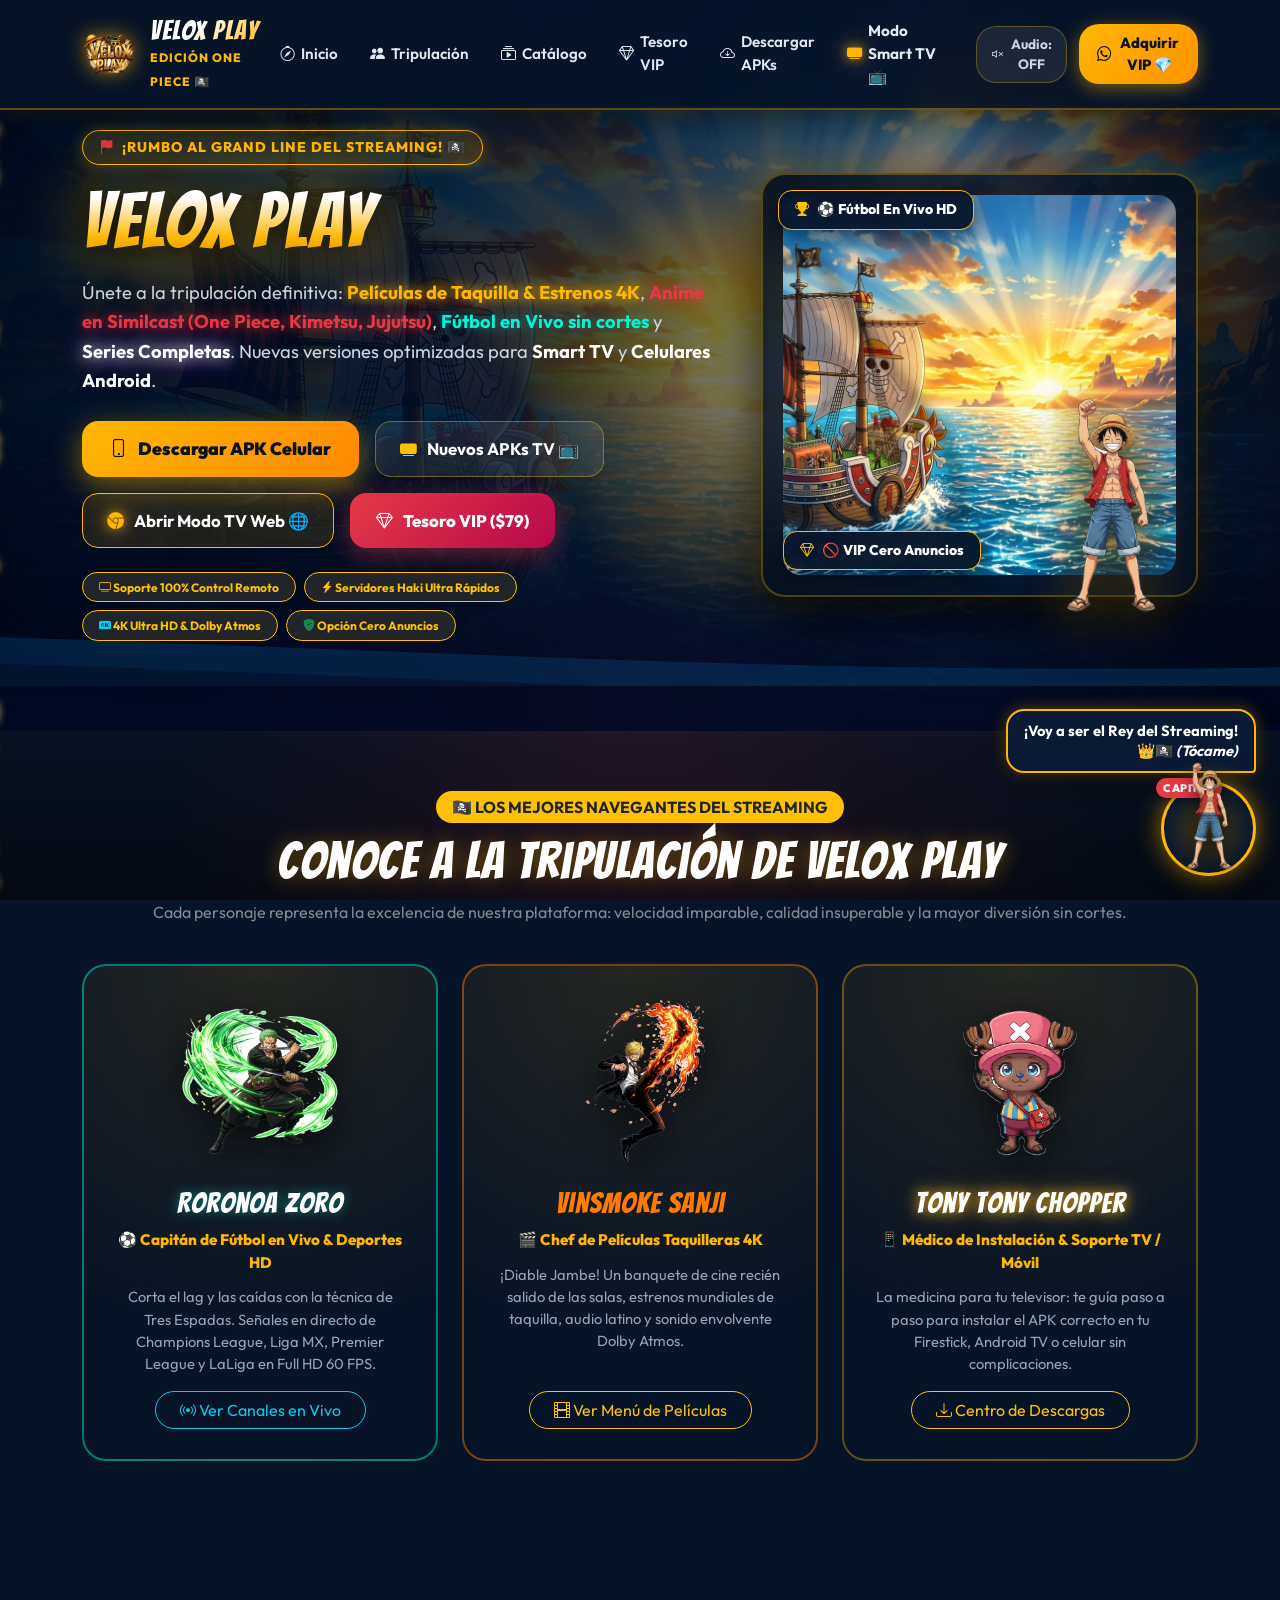
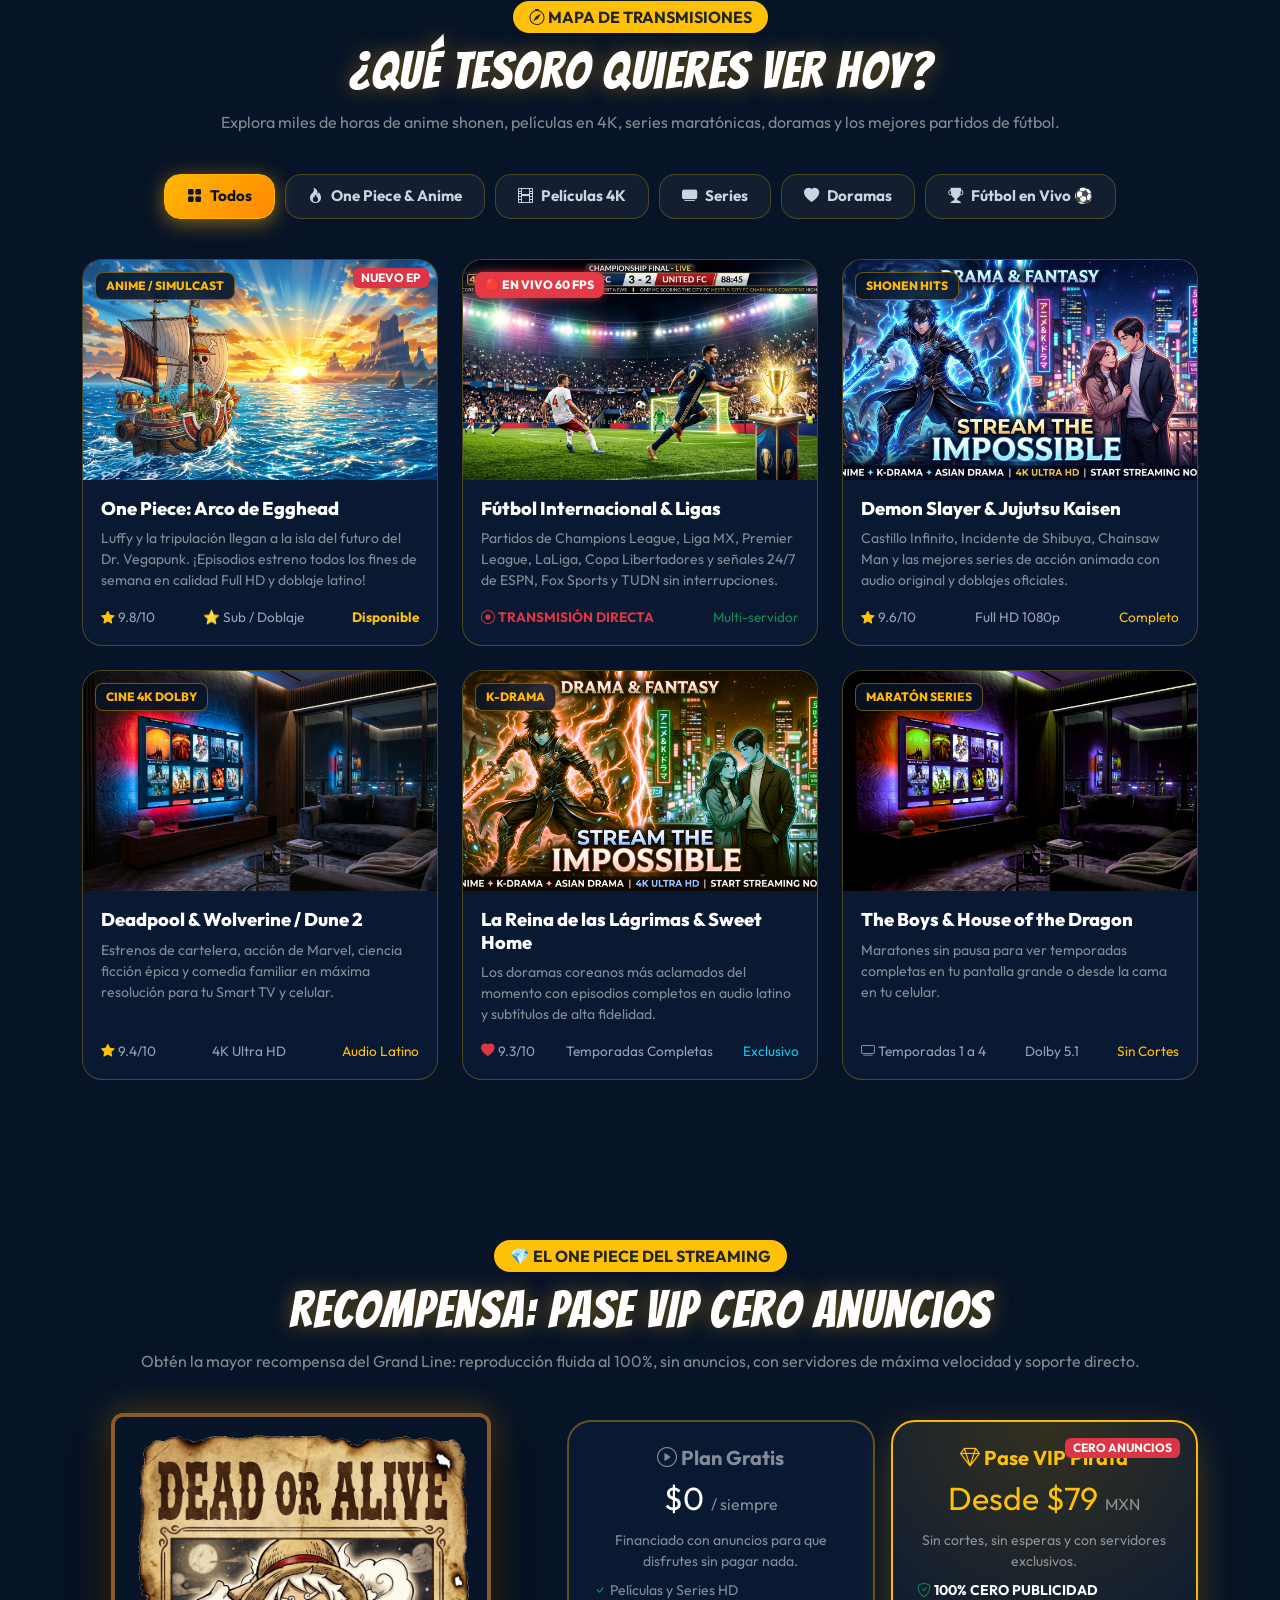
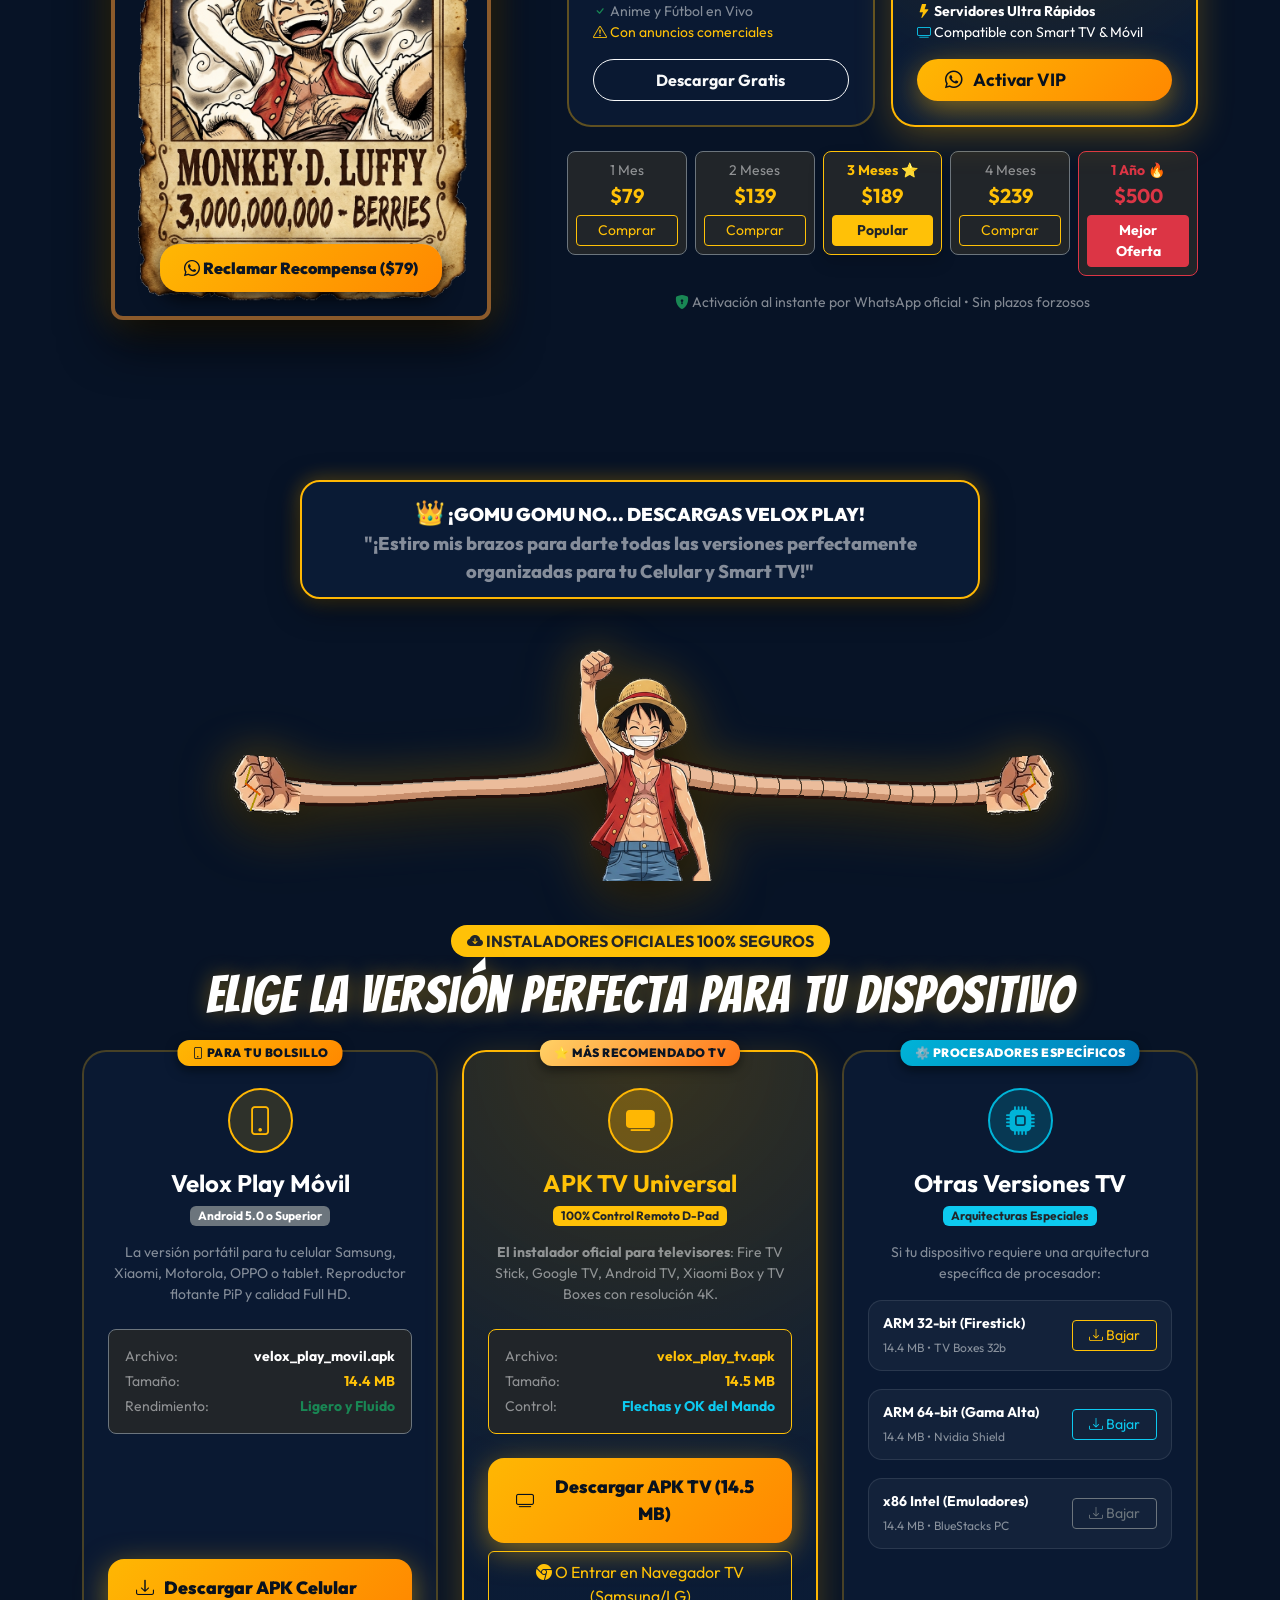
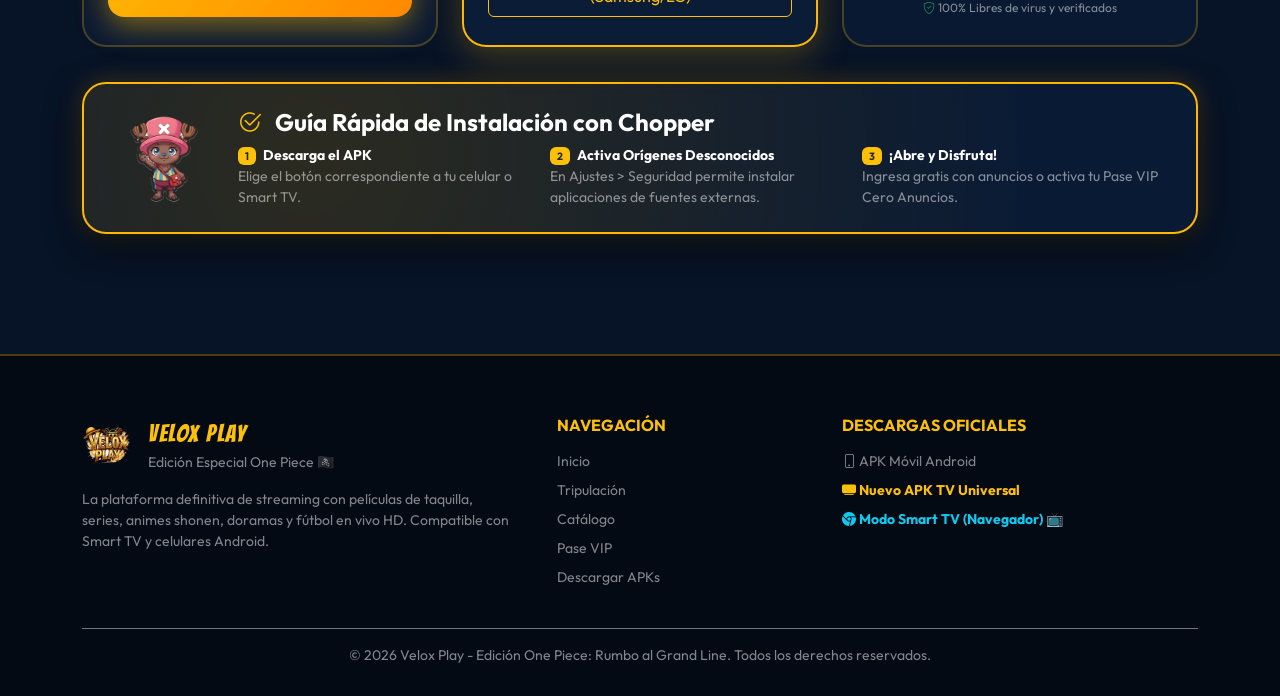
<file: index.html>
<!DOCTYPE html>
<html lang="es">
<head>
  <meta charset="UTF-8">
  <meta name="viewport" content="width=device-width, initial-scale=1.0">
  <title>Velox Play 🏴‍☠️ | Películas, Series, Anime, Doramas y Fútbol en Vivo (Edición One Piece: Rumbo al Grand Line)</title>
  <meta name="description" content="Descarga Velox Play Edición Especial One Piece. Zarpamos rumbo al Grand Line con películas de estreno, series completas, animes, doramas y fútbol en vivo HD. APKs para Móvil y Smart TV (ARM32, ARM64, x86). Disponible Gratis con anuncios y VIP Cero Anuncios.">
  <meta name="keywords" content="Velox Play, One Piece, streaming anime, Luffy Gear 5, Zoro, Sanji, Chopper, peliculas 4k, series, anime, doramas, futbol en vivo, apk tv arm32, apk tv arm64, apk tv x86, apk movil, vip cero anuncios">
  <meta name="theme-color" content="#ffb703">

  <!-- Google Search Console Verification -->
  <meta name="google-site-verification" content="zlQNjWE6OFHN865LurIUWlt7oC6sPOC-aTfbMzc9YiA" />

  <!-- Google SEO / Indexación & Robots -->
  <meta name="robots" content="index, follow, max-image-preview:large, max-snippet:-1, max-video-preview:-1">
  <meta name="googlebot" content="index, follow, max-snippet:-1, max-image-preview:large, max-video-preview:-1">
  <link rel="canonical" href="https://flashanaaya18.github.io/pagina-web-velox-play/">

  <!-- Google Analytics / gtag.js Verification -->
  <script async src="https://www.googletagmanager.com/gtag/js?id=G-VELOXPLAY01"></script>
  <script>
    window.dataLayer = window.dataLayer || [];
    function gtag(){dataLayer.push(arguments);}
    gtag('js', new Date());
    gtag('config', 'G-VELOXPLAY01');
  </script>

  <!-- Detección de URL: Activa Smart TV solo si la URL contiene 'smart-tv' o 'tv' -->
  <script>
    (function() {
      try {
        var href = (window.location.href || '').toLowerCase();
        var search = (window.location.search || '').toLowerCase();
        var hash = (window.location.hash || '').toLowerCase();
        if (
          href.indexOf('smart-tv') !== -1 || 
          href.indexOf('smarttv') !== -1 || 
          href.indexOf('smart_tv') !== -1 || 
          search.indexOf('tv') !== -1 || 
          hash.indexOf('smart-tv') !== -1
        ) {
          window.location.replace('tv.html');
        }
      } catch(e) {}
    })();
  </script>

  <!-- Open Graph / Redes Sociales & WhatsApp Preview -->
  <meta property="og:site_name" content="Velox Play One Piece">
  <meta property="og:title" content="Velox Play 🏴‍☠️ - Películas, Series, Anime, Doramas y Fútbol en Vivo">
  <meta property="og:description" content="¡Zarpamos al Grand Line! Descarga Velox Play Oficial para Celular y Smart TV. Disfruta de películas de taquilla, series, anime, doramas y fútbol en vivo HD. ¡Gratis y VIP Cero Anuncios!">
  <meta property="og:image" content="https://flashanaaya18.github.io/pagina-web-velox-play/assets/onepiece_hero.jpg">
  <meta property="og:url" content="https://flashanaaya18.github.io/pagina-web-velox-play/">
  <meta property="og:type" content="website">
  <meta property="og:locale" content="es_MX">

  <!-- Twitter Card -->
  <meta name="twitter:card" content="summary_large_image">
  <meta name="twitter:title" content="Velox Play 🏴‍☠️ - Streaming para Smart TV y Móvil">
  <meta name="twitter:description" content="Películas, series, animes, doramas y fútbol en vivo sin cortes. Descarga APK o usa en tu Smart TV.">
  <meta name="twitter:image" content="https://flashanaaya18.github.io/pagina-web-velox-play/assets/onepiece_hero.jpg">

  <!-- Favicon One Piece -->
  <link rel="icon" type="image/png" href="assets/onepiece_logo.png">
  <link rel="apple-touch-icon" href="assets/onepiece_logo.png">

  <!-- SCHEMA.ORG / DATOS ESTRUCTURADOS DE GOOGLE (RICH SNIPPETS) -->
  <script type="application/ld+json">
  {
    "@context": "https://schema.org",
    "@graph": [
      {
        "@type": "SoftwareApplication",
        "@id": "https://flashanaaya18.github.io/pagina-web-velox-play/#app",
        "name": "Velox Play One Piece Edition",
        "operatingSystem": "Android, Android TV, Google TV, Amazon Fire OS, Smart TV Web",
        "applicationCategory": "EntertainmentApplication",
        "genre": "Streaming Anime & Movies",
        "offers": [
          {
            "@type": "Offer",
            "name": "Plan Gratis con Anuncios",
            "price": "0",
            "priceCurrency": "MXN"
          },
          {
            "@type": "Offer",
            "name": "Pase VIP Pirata (1 Mes)",
            "price": "79",
            "priceCurrency": "MXN"
          },
          {
            "@type": "Offer",
            "name": "Pase VIP Pirata (1 Año)",
            "price": "500",
            "priceCurrency": "MXN"
          }
        ],
        "aggregateRating": {
          "@type": "AggregateRating",
          "ratingValue": "4.9",
          "reviewCount": "19800",
          "bestRating": "5",
          "worstRating": "1"
        },
        "description": "App de streaming con películas de taquilla, series completas, doramas, anime y fútbol en vivo HD sin cortes."
      },
      {
        "@type": "WebSite",
        "@id": "https://flashanaaya18.github.io/pagina-web-velox-play/#website",
        "url": "https://flashanaaya18.github.io/pagina-web-velox-play/",
        "name": "Velox Play Oficial",
        "description": "Página oficial de descarga y streaming de Velox Play",
        "inLanguage": "es"
      },
      {
        "@type": "FAQPage",
        "@id": "https://flashanaaya18.github.io/pagina-web-velox-play/#faq",
        "mainEntity": [
          {
            "@type": "Question",
            "name": "¿Cómo descargar Velox Play en mi celular o Smart TV?",
            "acceptedAnswer": {
              "@type": "Answer",
              "text": "Puedes descargar el archivo APK oficial directamente desde la sección de descargas de Velox Play para tu celular Android o para Smart TV (ARM32, ARM64, x86). También puedes ingresar desde el navegador de tu Smart TV."
            }
          },
          {
            "@type": "Question",
            "name": "¿Velox Play es gratis?",
            "acceptedAnswer": {
              "@type": "Answer",
              "text": "Sí, Velox Play cuenta con una versión 100% gratuita financiada con anuncios que te da acceso a películas, series, animes, doramas y partidos de fútbol."
            }
          },
          {
            "@type": "Question",
            "name": "¿Cuánto cuesta el pase VIP Cero Anuncios?",
            "acceptedAnswer": {
              "@type": "Answer",
              "text": "El Pase VIP tiene opciones desde $79 MXN por 1 mes, $139 MXN por 2 meses, $189 MXN por 3 meses, $239 MXN por 4 meses y $500 MXN por 1 año completo con activación inmediata por WhatsApp."
            }
          },
          {
            "@type": "Question",
            "name": "¿Funciona en Smart TV sin instalar APK?",
            "acceptedAnswer": {
              "@type": "Answer",
              "text": "Sí, puedes abrir el portal Smart TV Web (tv.html) en cualquier navegador de televisión como Samsung Tizen, LG webOS o Android TV con soporte para control remoto D-Pad."
            }
          }
        ]
      }
    ]
  }
  </script>

  <!-- Google Fonts: Pirata One & Bangers (One Piece Style) & Outfit (UI Moderna) -->
  <link rel="preconnect" href="https://fonts.googleapis.com">
  <link rel="preconnect" href="https://fonts.gstatic.com" crossorigin>
  <link href="https://fonts.googleapis.com/css2?family=Bangers&family=Outfit:wght@300;400;500;600;700;800;900&family=Pirata+One&display=swap" rel="stylesheet">

  <!-- Bootstrap 5.3 CSS -->
  <link href="https://cdn.jsdelivr.net/npm/bootstrap@5.3.3/dist/css/bootstrap.min.css" rel="stylesheet" integrity="sha384-QWTKZyjpPEjISv5WaRU9OFeRpok6YctnYmDr5pNlyT2bRjXh0JMhjY6hW+ALEwIH" crossorigin="anonymous">

  <!-- Bootstrap Icons -->
  <link rel="stylesheet" href="https://cdn.jsdelivr.net/npm/bootstrap-icons@1.11.3/font/bootstrap-icons.min.css">

  <!-- Animate.css para Animaciones -->
  <link rel="stylesheet" href="https://cdnjs.cloudflare.com/ajax/libs/animate.css/4.1.1/animate.min.css"/>

  <!-- Estilos Personalizados One Piece -->
  <link rel="stylesheet" href="css/onepiece.css">
</head>
<body>

  <!-- Canvas de Monedas Berries y Partículas Doradas Grand Line -->
  <canvas id="onepiece-canvas"></canvas>

  <!-- COMPAÑERO INTERACTIVO LUFFY (CAMBIO DE PERSONAJES AL TOCARLO) -->
  <div class="luffy-interactive-floating" id="luffyInteractiveFloating" onclick="interactLuffy()" title="¡Tócame para cambiar de personaje de One Piece!">
    <div class="luffy-speech-bubble" id="luffySpeechBubble">
      ¡Voy a ser el Rey del Streaming! 👑🏴‍☠️ <em>(Tócame)</em>
    </div>
    <div class="luffy-avatar-wrap">
      <span class="luffy-mode-badge" id="luffyModeBadge">Capitán</span>
      <img src="assets/luffy_strawhat.png" alt="Luffy Sombrero de Paja" id="luffyAvatarImg" class="luffy-avatar-img">
    </div>
  </div>

  <!-- NAVBAR ESTILO SOMBRERO DE PAJA -->
  <nav class="navbar navbar-expand-lg navbar-dark navbar-onepiece fixed-top">
    <div class="container">
      <a class="navbar-brand-custom" href="#inicio">
        <img src="assets/onepiece_logo.png" alt="Velox Play Logo" class="brand-logo-img">
        <div>
          <span class="brand-text-main">VELOX PLAY</span>
          <span class="brand-text-sub">Edición One Piece 🏴‍☠️</span>
        </div>
      </a>

      <button class="navbar-toggler" type="button" data-bs-toggle="collapse" data-bs-target="#navMenu" aria-controls="navMenu" aria-expanded="false" aria-label="Toggle navigation">
        <span class="navbar-toggler-icon"></span>
      </button>

      <div class="collapse navbar-collapse" id="navMenu">
        <ul class="navbar-nav ms-auto mb-2 mb-lg-0 align-items-lg-center gap-1">
          <li class="nav-item">
            <a class="nav-link nav-link-custom" href="#inicio"><i class="bi bi-compass"></i> Inicio</a>
          </li>
          <li class="nav-item">
            <a class="nav-link nav-link-custom" href="#personajes"><i class="bi bi-people-fill"></i> Tripulación</a>
          </li>
          <li class="nav-item">
            <a class="nav-link nav-link-custom" href="#catalogo"><i class="bi bi-collection-play"></i> Catálogo</a>
          </li>
          <li class="nav-item">
            <a class="nav-link nav-link-custom" href="#planes"><i class="bi bi-gem"></i> Tesoro VIP</a>
          </li>
          <li class="nav-item">
            <a class="nav-link nav-link-custom" href="#descargas"><i class="bi bi-cloud-arrow-down"></i> Descargar APKs</a>
          </li>
          <!-- Acceso Especial Modo Smart TV Web -->
          <li class="nav-item">
            <a class="nav-link nav-link-custom fw-bold text-warning" href="tv.html" target="_blank" title="Abrir versión para navegador de Smart TV">
              <i class="bi bi-tv-fill glow-gold"></i> Modo Smart TV 📺
            </a>
          </li>
          <!-- Botón de Audio Sintetizado -->
          <li class="nav-item ms-lg-2 my-2 my-lg-0">
            <button id="sound-toggle-btn" class="btn-sound-toggle" title="Activar/Desactivar Sonido">
              <i class="bi bi-volume-mute"></i> <span>Audio: OFF</span>
            </button>
          </li>
          <!-- Botón VIP Rápido en Navbar -->
          <li class="nav-item ms-lg-2">
            <button class="btn btn-nav-vip" onclick="openVipWhatsApp('Navbar')">
              <i class="bi bi-whatsapp"></i> Adquirir VIP 💎
            </button>
          </li>
        </ul>
      </div>
    </div>
  </nav>

  <!-- HERO SECTION (THOUSAND SUNNY & GRAND LINE) -->
  <header id="inicio" class="hero-onepiece">
    <!-- Fondo Ambiental Panorámico del Thousand Sunny Animado -->
    <div class="hero-op-bg-wrap">
      <picture>
        <source srcset="assets/onepiece_ship_animated.webp" type="image/webp">
        <img src="assets/onepiece_ship_animated.gif" alt="Thousand Sunny Navegando en el Grand Line Animado" class="hero-op-bg-img">
      </picture>
      <div class="hero-op-gradient"></div>
      <div class="hero-sunbeam-flare" aria-hidden="true"></div>
      <!-- Olas del Océano Grand Line Animadas -->
      <div class="ocean-waves-container" aria-hidden="true">
        <svg class="ocean-wave wave-layer-1" viewBox="0 24 150 28" preserveAspectRatio="none">
          <defs>
            <path id="gentle-wave" d="M-160 44c30 0 58-18 88-18s 58 18 88 18 58-18 88-18 58 18 88 18 v44h-352z" />
          </defs>
          <use href="#gentle-wave" x="48" y="0" fill="rgba(0, 119, 182, 0.45)" />
        </svg>
        <svg class="ocean-wave wave-layer-2" viewBox="0 24 150 28" preserveAspectRatio="none">
          <use href="#gentle-wave" x="48" y="3" fill="rgba(7, 19, 38, 0.7)" />
        </svg>
        <svg class="ocean-wave wave-layer-3" viewBox="0 24 150 28" preserveAspectRatio="none">
          <use href="#gentle-wave" x="48" y="5" fill="#071326" />
        </svg>
      </div>
    </div>

    <div class="container hero-content-wrap">
      <div class="row align-items-center g-5">
        <div class="col-lg-7 text-center text-lg-start">
          <div class="hero-badge-pirate animate__animated animate__fadeInDown">
            <i class="bi bi-flag-fill text-danger"></i> ¡Rumbo al Grand Line del Streaming! 🏴‍☠️
          </div>

          <h1 class="anime-hero-title mb-3">
            VELOX PLAY
          </h1>

          <p class="hero-subtitle-op">
            Únete a la tripulación definitiva: <strong class="glow-gold">Películas de Taquilla & Estrenos 4K</strong>, 
            <strong class="glow-red">Anime en Similcast (One Piece, Kimetsu, Jujutsu)</strong>, 
            <strong class="glow-zoro">Fútbol en Vivo sin cortes</strong> y 
            <strong class="glow-gear5">Series Completas</strong>.
            Nuevas versiones optimizadas para <strong class="text-white">Smart TV</strong> y <strong class="text-white">Celulares Android</strong>.
          </p>

          <!-- Botones de Acción Inmediata -->
          <div class="d-flex gap-3 justify-content-center justify-content-lg-start flex-wrap mb-4">
            <a href="apks/velox_play_movil.apk" class="btn-hero-op-primary" download="velox_play_movil.apk">
              <i class="bi bi-phone"></i> Descargar APK Celular
            </a>
            <a href="#descargas-tv" class="btn-hero-op-tv">
              <i class="bi bi-tv-fill text-warning"></i> Nuevos APKs TV 📺
            </a>
            <a href="tv.html" target="_blank" class="btn-hero-op-tv" style="background: rgba(255, 183, 3, 0.12); border-color: var(--op-gold);">
              <i class="bi bi-browser-chrome glow-gold"></i> Abrir Modo TV Web 🌐
            </a>
            <button class="btn-hero-op-vip" onclick="openVipWhatsApp('Hero VIP')">
              <i class="bi bi-gem"></i> Tesoro VIP ($79)
            </button>
          </div>

          <!-- Badges de Beneficios Piratas -->
          <div class="d-flex gap-2 flex-wrap justify-content-center justify-content-lg-start">
            <span class="badge bg-dark border border-warning text-warning px-3 py-2 rounded-pill"><i class="bi bi-tv"></i> Soporte 100% Control Remoto</span>
            <span class="badge bg-dark border border-warning text-warning px-3 py-2 rounded-pill"><i class="bi bi-lightning-charge-fill text-warning"></i> Servidores Haki Ultra Rápidos</span>
            <span class="badge bg-dark border border-warning text-warning px-3 py-2 rounded-pill"><i class="bi bi-badge-4k-fill text-info"></i> 4K Ultra HD & Dolby Atmos</span>
            <span class="badge bg-dark border border-warning text-warning px-3 py-2 rounded-pill"><i class="bi bi-shield-fill-check text-success"></i> Opción Cero Anuncios</span>
          </div>
        </div>

        <!-- Showcase con el Thousand Sunny y Luffy -->
        <div class="col-lg-5">
          <div class="hero-crew-showcase">
            <picture>
              <source srcset="assets/onepiece_ship_animated.webp" type="image/webp">
              <img src="assets/onepiece_ship_animated.gif" alt="Velox Play Thousand Sunny Animado" class="crew-hero-img">
            </picture>

            <!-- Badges Flotantes -->
            <div class="op-floating-badge op-badge-top-left">
              <i class="bi bi-trophy-fill text-warning"></i> ⚽ Fútbol En Vivo HD
            </div>
            <div class="op-floating-badge op-badge-bottom-left">
              <i class="bi bi-gem text-warning"></i> 🚫 VIP Cero Anuncios
            </div>

            <!-- Personaje Luffy Superpuesto sin fondo -->
            <img src="assets/luffy_strawhat.png" alt="Luffy Sombrero de Paja" class="hero-luffy-overlayer">
          </div>
        </div>
      </div>
    </div>
  </header>

  <!-- SECCIÓN ESPECIAL: TRIPULACIÓN DEL STREAMING (ZORO, SANJI, CHOPPER) -->
  <section id="personajes" class="characters-showcase-section">
    <div class="container">
      <div class="section-op-header">
        <span class="badge bg-warning text-dark px-3 py-2 rounded-pill fw-bold text-uppercase fs-6 mb-2">
          🏴‍☠️ LOS MEJORES NAVEGANTES DEL STREAMING
        </span>
        <h2 class="section-op-title">Conoce a la Tripulación de Velox Play</h2>
        <p class="text-white-50 max-w-600 mx-auto">
          Cada personaje representa la excelencia de nuestra plataforma: velocidad imparable, calidad insuperable y la mayor diversión sin cortes.
        </p>
      </div>

      <div class="row g-4 justify-content-center">
        <!-- RORONOA ZORO: FÚTBOL EN VIVO Y DEPORTES -->
        <div class="col-lg-4 col-md-6">
          <div class="char-feature-card char-zoro-card">
            <div class="char-img-wrap">
              <img src="assets/zoro_swordsman.png" alt="Roronoa Zoro">
            </div>
            <h3 class="char-feature-name glow-zoro">Roronoa Zoro</h3>
            <div class="char-feature-role">⚽ Capitán de Fútbol en Vivo & Deportes HD</div>
            <p class="char-feature-desc">
              Corta el lag y las caídas con la técnica de Tres Espadas. Señales en directo de Champions League, Liga MX, Premier League y LaLiga en Full HD 60 FPS.
            </p>
            <a href="#catalogo" class="btn btn-outline-info rounded-pill px-4 mt-auto">
              <i class="bi bi-broadcast"></i> Ver Canales en Vivo
            </a>
          </div>
        </div>

        <!-- VINSMOKE SANJI: ESTRENOS DE CINE Y PELÍCULAS -->
        <div class="col-lg-4 col-md-6">
          <div class="char-feature-card char-sanji-card">
            <div class="char-img-wrap">
              <img src="assets/sanji_firekick.png" alt="Vinsmoke Sanji">
            </div>
            <h3 class="char-feature-name" style="color: var(--op-sanji-fire);">Vinsmoke Sanji</h3>
            <div class="char-feature-role">🎬 Chef de Películas Taquilleras 4K</div>
            <p class="char-feature-desc">
              ¡Diable Jambe! Un banquete de cine recién salido de las salas, estrenos mundiales de taquilla, audio latino y sonido envolvente Dolby Atmos.
            </p>
            <a href="#catalogo" class="btn btn-outline-warning rounded-pill px-4 mt-auto">
              <i class="bi bi-film"></i> Ver Menú de Películas
            </a>
          </div>
        </div>

        <!-- TONY TONY CHOPPER: ASISTENCIA Y GUÍA APK -->
        <div class="col-lg-4 col-md-6">
          <div class="char-feature-card">
            <div class="char-img-wrap">
              <img src="assets/chopper_mascot.png" alt="Tony Tony Chopper">
            </div>
            <h3 class="char-feature-name glow-gold">Tony Tony Chopper</h3>
            <div class="char-feature-role">📱 Médico de Instalación & Soporte TV / Móvil</div>
            <p class="char-feature-desc">
              La medicina para tu televisor: te guía paso a paso para instalar el APK correcto en tu Firestick, Android TV o celular sin complicaciones.
            </p>
            <a href="#descargas" class="btn btn-outline-warning rounded-pill px-4 mt-auto">
              <i class="bi bi-download"></i> Centro de Descargas
            </a>
          </div>
        </div>
      </div>
    </div>
  </section>

  <!-- SECCIÓN CATÁLOGO Y CONTENIDO GRAND LINE -->
  <section id="catalogo" class="content-section-op">
    <div class="container">
      <div class="section-op-header">
        <span class="badge bg-warning text-dark px-3 py-2 rounded-pill fw-bold text-uppercase fs-6 mb-2">
          <i class="bi bi-compass"></i> MAPA DE TRANSMISIONES
        </span>
        <h2 class="section-op-title">¿Qué Tesoro Quieres Ver Hoy?</h2>
        <p class="text-white-50">
          Explora miles de horas de anime shonen, películas en 4K, series maratónicas, doramas y los mejores partidos de fútbol.
        </p>
      </div>

      <!-- Filtros por Categoría -->
      <div class="op-tabs-nav">
        <button class="op-tab-btn active" data-filter="all">
          <i class="bi bi-grid-fill"></i> Todos
        </button>
        <button class="op-tab-btn" data-filter="anime">
          <i class="bi bi-fire"></i> One Piece & Anime
        </button>
        <button class="op-tab-btn" data-filter="peliculas">
          <i class="bi bi-film"></i> Películas 4K
        </button>
        <button class="op-tab-btn" data-filter="series">
          <i class="bi bi-tv-fill"></i> Series
        </button>
        <button class="op-tab-btn" data-filter="doramas">
          <i class="bi bi-heart-fill"></i> Doramas
        </button>
        <button class="op-tab-btn" data-filter="futbol">
          <i class="bi bi-trophy-fill"></i> Fútbol en Vivo ⚽
        </button>
      </div>

      <!-- Tarjetas de Contenido Interactivas -->
      <div class="row g-4" id="contentCardsGrid">

        <!-- 1. One Piece & Anime Hits -->
        <div class="col-md-6 col-lg-4 content-card-col" data-category="anime">
          <div class="op-content-card">
            <div class="op-card-poster">
              <img src="assets/onepiece_hero.jpg" alt="One Piece Egghead Arc">
              <span class="op-card-badge">ANIME / SIMULCAST</span>
              <span class="badge bg-danger position-absolute top-0 end-0 m-2">NUEVO EP</span>
            </div>
            <div class="op-card-body">
              <h3 class="op-card-title">One Piece: Arco de Egghead</h3>
              <p class="text-white-50 small mb-3">
                Luffy y la tripulación llegan a la isla del futuro del Dr. Vegapunk. ¡Episodios estreno todos los fines de semana en calidad Full HD y doblaje latino!
              </p>
              <div class="op-card-meta">
                <span><i class="bi bi-star-fill text-warning"></i> 9.8/10</span>
                <span>⭐ Sub / Doblaje</span>
                <span class="text-warning fw-bold">Disponible</span>
              </div>
            </div>
          </div>
        </div>

        <!-- 2. Fútbol en Vivo: Champions League & Clásicos -->
        <div class="col-md-6 col-lg-4 content-card-col" data-category="futbol">
          <div class="op-content-card">
            <div class="op-card-poster">
              <img src="assets/soccer_banner.jpg" alt="Fútbol En Vivo">
              <span class="op-card-badge op-card-badge-live">🔴 EN VIVO 60 FPS</span>
            </div>
            <div class="op-card-body">
              <h3 class="op-card-title">Fútbol Internacional & Ligas</h3>
              <p class="text-white-50 small mb-3">
                Partidos de Champions League, Liga MX, Premier League, LaLiga, Copa Libertadores y señales 24/7 de ESPN, Fox Sports y TUDN sin interrupciones.
              </p>
              <div class="op-card-meta">
                <span class="text-danger fw-bold"><i class="bi bi-record-circle"></i> TRANSMISIÓN DIRECTA</span>
                <span class="text-success">Multi-servidor</span>
              </div>
            </div>
          </div>
        </div>

        <!-- 3. Demon Slayer & Shonen Hits -->
        <div class="col-md-6 col-lg-4 content-card-col" data-category="anime">
          <div class="op-content-card">
            <div class="op-card-poster">
              <img src="assets/anime_dorama.jpg" alt="Demon Slayer y Jujutsu Kaisen">
              <span class="op-card-badge">SHONEN HITS</span>
            </div>
            <div class="op-card-body">
              <h3 class="op-card-title">Demon Slayer & Jujutsu Kaisen</h3>
              <p class="text-white-50 small mb-3">
                Castillo Infinito, Incidente de Shibuya, Chainsaw Man y las mejores series de acción animada con audio original y doblajes oficiales.
              </p>
              <div class="op-card-meta">
                <span><i class="bi bi-star-fill text-warning"></i> 9.6/10</span>
                <span>Full HD 1080p</span>
                <span class="text-warning">Completo</span>
              </div>
            </div>
          </div>
        </div>

        <!-- 4. Películas de Taquilla 4K -->
        <div class="col-md-6 col-lg-4 content-card-col" data-category="peliculas">
          <div class="op-content-card">
            <div class="op-card-poster">
              <img src="assets/hero_bg.jpg" alt="Películas 4K">
              <span class="op-card-badge">CINE 4K DOLBY</span>
            </div>
            <div class="op-card-body">
              <h3 class="op-card-title">Deadpool & Wolverine / Dune 2</h3>
              <p class="text-white-50 small mb-3">
                Estrenos de cartelera, acción de Marvel, ciencia ficción épica y comedia familiar en máxima resolución para tu Smart TV y celular.
              </p>
              <div class="op-card-meta">
                <span><i class="bi bi-star-fill text-warning"></i> 9.4/10</span>
                <span>4K Ultra HD</span>
                <span class="text-warning">Audio Latino</span>
              </div>
            </div>
          </div>
        </div>

        <!-- 5. Doramas y K-Dramas Populares -->
        <div class="col-md-6 col-lg-4 content-card-col" data-category="doramas series">
          <div class="op-content-card">
            <div class="op-card-poster">
              <img src="assets/anime_dorama.jpg" alt="K-Dramas y Doramas" style="filter: hue-rotate(180deg);">
              <span class="op-card-badge">K-DRAMA</span>
            </div>
            <div class="op-card-body">
              <h3 class="op-card-title">La Reina de las Lágrimas & Sweet Home</h3>
              <p class="text-white-50 small mb-3">
                Los doramas coreanos más aclamados del momento con episodios completos en audio latino y subtítulos de alta fidelidad.
              </p>
              <div class="op-card-meta">
                <span><i class="bi bi-heart-fill text-danger"></i> 9.3/10</span>
                <span>Temporadas Completas</span>
                <span class="text-info">Exclusivo</span>
              </div>
            </div>
          </div>
        </div>

        <!-- 6. Series Completas: The Boys & House of Dragon -->
        <div class="col-md-6 col-lg-4 content-card-col" data-category="series">
          <div class="op-content-card">
            <div class="op-card-poster">
              <img src="assets/hero_bg.jpg" alt="Series Completas" style="filter: contrast(1.2) hue-rotate(45deg);">
              <span class="op-card-badge">MARATÓN SERIES</span>
            </div>
            <div class="op-card-body">
              <h3 class="op-card-title">The Boys & House of the Dragon</h3>
              <p class="text-white-50 small mb-3">
                Maratones sin pausa para ver temporadas completas en tu pantalla grande o desde la cama en tu celular.
              </p>
              <div class="op-card-meta">
                <span><i class="bi bi-tv"></i> Temporadas 1 a 4</span>
                <span>Dolby 5.1</span>
                <span class="text-warning">Sin Cortes</span>
              </div>
            </div>
          </div>
        </div>

      </div>
    </div>
  </section>

  <!-- SECCIÓN EL GRAN TESORO: PLANES VIP & POSTER DE RECOMPENSA -->
  <section id="planes" class="wanted-vip-section">
    <div class="container">
      <div class="section-op-header">
        <span class="badge bg-warning text-dark px-3 py-2 rounded-pill fw-bold text-uppercase fs-6 mb-2">
          💎 EL ONE PIECE DEL STREAMING
        </span>
        <h2 class="section-op-title">Recompensa: Pase VIP Cero Anuncios</h2>
        <p class="text-white-50 max-w-600 mx-auto">
          Obtén la mayor recompensa del Grand Line: reproducción fluida al 100%, sin anuncios, con servidores de máxima velocidad y soporte directo.
        </p>
      </div>

      <div class="row g-5 align-items-center justify-content-center">
        <!-- POSTER DE RECOMPENSA AUTÉNTICO ONE PIECE -->
        <div class="col-lg-5 col-md-8">
          <div class="wanted-poster-wrapper">
            <div class="wanted-poster-card" onclick="openVipWhatsApp('Wanted Poster VIP', 79)" title="¡Haz clic para activar tu Pase VIP en WhatsApp!">
              <img src="assets/onepiece_wanted_vip.png" alt="Wanted Poster Velox Play VIP">
              <button class="wanted-poster-btn">
                <i class="bi bi-whatsapp"></i> Reclamar Recompensa ($79)
              </button>
            </div>
          </div>
        </div>

        <!-- DETALLES DE PLANES Y BENEFICIOS VIP -->
        <div class="col-lg-7">
          <div class="row g-3 mb-4">
            <!-- Plan Gratis -->
            <div class="col-sm-6">
              <div class="vip-pricing-box-op">
                <h4 class="text-white-50 fw-bold fs-5 mb-1"><i class="bi bi-play-circle"></i> Plan Gratis</h4>
                <div class="fs-2 fw-black text-white">$0 <span class="fs-6 text-white-50">/ siempre</span></div>
                <p class="text-white-50 small my-2">Financiado con anuncios para que disfrutes sin pagar nada.</p>
                <ul class="list-unstyled text-start small text-white-50 mb-3">
                  <li><i class="bi bi-check text-success"></i> Películas y Series HD</li>
                  <li><i class="bi bi-check text-success"></i> Anime y Fútbol en Vivo</li>
                  <li class="text-warning"><i class="bi bi-exclamation-triangle"></i> Con anuncios comerciales</li>
                </ul>
                <a href="#descargas" class="btn btn-outline-light w-100 rounded-pill py-2 fw-bold">
                  Descargar Gratis
                </a>
              </div>
            </div>

            <!-- Plan VIP Cero Anuncios -->
            <div class="col-sm-6">
              <div class="vip-pricing-box-op highlight-op">
                <span class="badge bg-danger position-absolute top-0 end-0 m-3">CERO ANUNCIOS</span>
                <h4 class="text-warning fw-bold fs-5 mb-1"><i class="bi bi-gem"></i> Pase VIP Pirata</h4>
                <div class="fs-2 fw-black text-warning">Desde $79 <span class="fs-6 text-white-50">MXN</span></div>
                <p class="text-white-50 small my-2">Sin cortes, sin esperas y con servidores exclusivos.</p>
                <ul class="list-unstyled text-start small text-white mb-3">
                  <li><i class="bi bi-shield-check text-success"></i> <strong>100% CERO PUBLICIDAD</strong></li>
                  <li><i class="bi bi-lightning-fill text-warning"></i> <strong>Servidores Ultra Rápidos</strong></li>
                  <li><i class="bi bi-tv text-info"></i> Compatible con Smart TV & Móvil</li>
                </ul>
                <button class="btn btn-hero-op-primary w-100 py-2 rounded-pill fw-bold" onclick="openVipWhatsApp('VIP Destacado', 79)">
                  <i class="bi bi-whatsapp"></i> Activar VIP
                </button>
              </div>
            </div>
          </div>

          <!-- TARIFAS DE SUSCRIPCIÓN EN CUADRÍCULA -->
          <div class="row g-2 text-center">
            <div class="col-4 col-sm">
              <div class="p-2 border border-secondary rounded-3 bg-dark">
                <div class="small text-white-50">1 Mes</div>
                <div class="fw-bold text-warning fs-5">$79</div>
                <button class="btn btn-sm btn-outline-warning w-100 mt-1 py-1" onclick="openVipWhatsApp('1 Mes VIP', 79)">Comprar</button>
              </div>
            </div>
            <div class="col-4 col-sm">
              <div class="p-2 border border-secondary rounded-3 bg-dark">
                <div class="small text-white-50">2 Meses</div>
                <div class="fw-bold text-warning fs-5">$139</div>
                <button class="btn btn-sm btn-outline-warning w-100 mt-1 py-1" onclick="openVipWhatsApp('2 Meses VIP', 139)">Comprar</button>
              </div>
            </div>
            <div class="col-4 col-sm">
              <div class="p-2 border border-warning rounded-3 bg-dark shadow">
                <div class="small text-warning fw-bold">3 Meses ⭐</div>
                <div class="fw-bold text-warning fs-5">$189</div>
                <button class="btn btn-sm btn-warning w-100 mt-1 py-1 fw-bold text-dark" onclick="openVipWhatsApp('3 Meses VIP', 189)">Popular</button>
              </div>
            </div>
            <div class="col-6 col-sm">
              <div class="p-2 border border-secondary rounded-3 bg-dark">
                <div class="small text-white-50">4 Meses</div>
                <div class="fw-bold text-warning fs-5">$239</div>
                <button class="btn btn-sm btn-outline-warning w-100 mt-1 py-1" onclick="openVipWhatsApp('4 Meses VIP', 239)">Comprar</button>
              </div>
            </div>
            <div class="col-6 col-sm">
              <div class="p-2 border border-danger rounded-3 bg-dark">
                <div class="small text-danger fw-bold">1 Año 🔥</div>
                <div class="fw-bold text-danger fs-5">$500</div>
                <button class="btn btn-sm btn-danger w-100 mt-1 py-1 fw-bold" onclick="openVipWhatsApp('1 Año VIP', 500)">Mejor Oferta</button>
              </div>
            </div>
          </div>
          <div class="text-center mt-3 text-white-50 small">
            <i class="bi bi-shield-lock-fill text-success"></i> Activación al instante por WhatsApp oficial • Sin plazos forzosos
          </div>
        </div>
      </div>
    </div>
  </section>

  <!-- SECCIÓN DESCARGAS APK CON LUFFY GOMU GOMU NO STRETCH Y CHOPPER -->
  <section id="descargas" class="download-section-op">
    <div class="container">
      
      <!-- BANNER DE LUFFY ESTIRANDO SUS BRAZOS (GOMU GOMU NO MI) -->
      <div class="luffy-gomu-banner">
        <div class="luffy-speech-gomu animate__animated animate__bounceIn">
          <span class="fs-4">👑</span> <strong>¡GOMU GOMU NO... DESCARGAS VELOX PLAY!</strong><br>
          <span class="text-white-50">"¡Estiro mis brazos para darte todas las versiones perfectamente organizadas para tu Celular y Smart TV!"</span>
        </div>
        <div class="luffy-gomu-stretch-img-wrap">
          <img src="assets/luffy_gomu_gomu_stretch.png" alt="Luffy Gomu Gomu no Stretch Descargas" class="luffy-stretch-img">
        </div>
      </div>

      <div class="section-op-header mb-4">
        <span class="badge bg-warning text-dark px-3 py-2 rounded-pill fw-bold text-uppercase fs-6 mb-2">
          <i class="bi bi-cloud-arrow-down-fill"></i> INSTALADORES OFICIALES 100% SEGUROS
        </span>
        <h2 class="section-op-title">Elige la Versión Perfecta para tu Dispositivo</h2>
      </div>

      <!-- CUADRÍCULA DE 3 COLUMNAS PERFECTAMENTE ACOMODADA -->
      <div class="downloads-grid-unified">

        <!-- 1. CELULARES & TABLETS ANDROID -->
        <div class="download-master-card">
          <span class="card-top-badge"><i class="bi bi-phone"></i> PARA TU BOLSILLO</span>
          <div class="text-center mb-3 mt-2">
            <div class="apk-icon-circle">
              <i class="bi bi-phone"></i>
            </div>
            <h3 class="text-white fw-bold fs-4 mb-1">Velox Play Móvil</h3>
            <span class="badge bg-secondary">Android 5.0 o Superior</span>
          </div>

          <p class="text-white-50 small text-center mb-4">
            La versión portátil para tu celular Samsung, Xiaomi, Motorola, OPPO o tablet. Reproductor flotante PiP y calidad Full HD.
          </p>

          <div class="bg-dark p-3 rounded-3 mb-4 small text-white-50 border border-secondary">
            <div class="d-flex justify-content-between mb-1">
              <span>Archivo:</span>
              <strong class="text-white">velox_play_movil.apk</strong>
            </div>
            <div class="d-flex justify-content-between mb-1">
              <span>Tamaño:</span>
              <strong class="text-warning">14.4 MB</strong>
            </div>
            <div class="d-flex justify-content-between">
              <span>Rendimiento:</span>
              <strong class="text-success">Ligero y Fluido</strong>
            </div>
          </div>

          <div class="mt-auto">
            <a href="apks/velox_play_movil.apk" class="btn btn-hero-op-primary w-100 py-3" download="velox_play_movil.apk">
              <i class="bi bi-download"></i> Descargar APK Celular
            </a>
          </div>
        </div>

        <!-- 2. SMART TV & ANDROID TV (DESTACADO OFICIAL ⭐) -->
        <div class="download-master-card highlight-tv">
          <span class="card-top-badge" style="background: linear-gradient(135deg, #ffd166, #ff7518);">⭐ MÁS RECOMENDADO TV</span>
          <div class="text-center mb-3 mt-2">
            <div class="apk-icon-circle" style="background: rgba(255, 183, 3, 0.3);">
              <i class="bi bi-tv-fill"></i>
            </div>
            <h3 class="text-warning fw-bold fs-4 mb-1">APK TV Universal</h3>
            <span class="badge bg-warning text-dark fw-bold">100% Control Remoto D-Pad</span>
          </div>

          <p class="text-white-50 small text-center mb-4">
            <strong>El instalador oficial para televisores</strong>: Fire TV Stick, Google TV, Android TV, Xiaomi Box y TV Boxes con resolución 4K.
          </p>

          <div class="bg-dark p-3 rounded-3 mb-4 small text-white-50 border border-warning">
            <div class="d-flex justify-content-between mb-1">
              <span>Archivo:</span>
              <strong class="text-warning">velox_play_tv.apk</strong>
            </div>
            <div class="d-flex justify-content-between mb-1">
              <span>Tamaño:</span>
              <strong class="text-warning">14.5 MB</strong>
            </div>
            <div class="d-flex justify-content-between">
              <span>Control:</span>
              <strong class="text-info">Flechas y OK del Mando</strong>
            </div>
          </div>

          <div class="d-flex flex-column gap-2 mt-auto">
            <a href="apks/velox_play_tv.apk" class="btn btn-hero-op-primary w-100 py-3" download="velox_play_tv.apk">
              <i class="bi bi-tv"></i> Descargar APK TV (14.5 MB)
            </a>
            <a href="tv.html" target="_blank" class="btn btn-outline-warning w-100 py-2 small">
              <i class="bi bi-browser-chrome"></i> O Entrar en Navegador TV (Samsung/LG)
            </a>
          </div>
        </div>

        <!-- 3. PROCESADORES Y ARQUITECTURAS ESPECÍFICAS -->
        <div class="download-master-card">
          <span class="card-top-badge" style="background: linear-gradient(135deg, #00b4d8, #0077b6); color: #fff;">⚙️ PROCESADORES ESPECÍFICOS</span>
          <div class="text-center mb-3 mt-2">
            <div class="apk-icon-circle" style="background: rgba(0, 180, 216, 0.2); border-color: #00b4d8; color: #00b4d8;">
              <i class="bi bi-cpu-fill"></i>
            </div>
            <h3 class="text-white fw-bold fs-4 mb-1">Otras Versiones TV</h3>
            <span class="badge bg-info text-dark">Arquitecturas Especiales</span>
          </div>

          <p class="text-white-50 small text-center mb-3">
            Si tu dispositivo requiere una arquitectura específica de procesador:
          </p>

          <div class="d-flex flex-column gap-2 mb-3">
            <!-- ARM32 -->
            <div class="arch-item-row">
              <div>
                <strong class="text-white d-block small">ARM 32-bit (Firestick)</strong>
                <span class="text-white-50" style="font-size: 0.75rem;">14.4 MB • TV Boxes 32b</span>
              </div>
              <a href="apks/velox_play_tv_arm32.apk" class="btn btn-sm btn-outline-warning py-1 px-3" download="velox_play_tv_arm32.apk">
                <i class="bi bi-download"></i> Bajar
              </a>
            </div>

            <!-- ARM64 -->
            <div class="arch-item-row">
              <div>
                <strong class="text-white d-block small">ARM 64-bit (Gama Alta)</strong>
                <span class="text-white-50" style="font-size: 0.75rem;">14.4 MB • Nvidia Shield</span>
              </div>
              <a href="apks/velox_play_tv_arm64.apk" class="btn btn-sm btn-outline-info py-1 px-3" download="velox_play_tv_arm64.apk">
                <i class="bi bi-download"></i> Bajar
              </a>
            </div>

            <!-- x86 -->
            <div class="arch-item-row">
              <div>
                <strong class="text-white d-block small">x86 Intel (Emuladores)</strong>
                <span class="text-white-50" style="font-size: 0.75rem;">14.4 MB • BlueStacks PC</span>
              </div>
              <a href="apks/velox_play_tv_x86.apk" class="btn btn-sm btn-outline-secondary py-1 px-3" download="velox_play_tv_x86.apk">
                <i class="bi bi-download"></i> Bajar
              </a>
            </div>
          </div>

          <div class="mt-auto text-center text-white-50" style="font-size: 0.75rem;">
            <i class="bi bi-shield-check text-success"></i> 100% Libres de virus y verificados
          </div>
        </div>

      </div>

      <!-- GUÍA RÁPIDA CON CHOPPER EN 3 PASOS -->
      <div class="chopper-helper-box">
        <img src="assets/chopper_mascot.png" alt="Chopper Guía Oficial" class="chopper-helper-img">
        <div>
          <h4 class="text-white fw-bold mb-2"><i class="bi bi-check2-circle text-warning me-2"></i> Guía Rápida de Instalación con Chopper</h4>
          <div class="row g-2 text-white-50 small">
            <div class="col-md-4">
              <strong class="text-white d-block"><span class="badge bg-warning text-dark me-1">1</span> Descarga el APK</strong>
              Elige el botón correspondiente a tu celular o Smart TV.
            </div>
            <div class="col-md-4">
              <strong class="text-white d-block"><span class="badge bg-warning text-dark me-1">2</span> Activa Orígenes Desconocidos</strong>
              En Ajustes > Seguridad permite instalar aplicaciones de fuentes externas.
            </div>
            <div class="col-md-4">
              <strong class="text-white d-block"><span class="badge bg-warning text-dark me-1">3</span> ¡Abre y Disfruta!</strong>
              Ingresa gratis con anuncios o activa tu Pase VIP Cero Anuncios.
            </div>
          </div>
        </div>
      </div>

    </div>
  </section>

  <!-- FOOTER ONE PIECE -->
  <footer class="footer-onepiece">
    <div class="container">
      <div class="row g-4 mb-4">
        <div class="col-lg-5 col-md-6">
          <div class="d-flex align-items-center gap-3 mb-3">
            <img src="assets/onepiece_logo.png" alt="Velox Play Logo" class="footer-logo-op">
            <div>
              <span class="fs-4 fw-black font-anime text-warning">VELOX PLAY</span>
              <div class="small text-white-50">Edición Especial One Piece 🏴‍☠️</div>
            </div>
          </div>
          <p class="text-white-50 small pe-lg-4">
            La plataforma definitiva de streaming con películas de taquilla, series, animes shonen, doramas y fútbol en vivo HD. Compatible con Smart TV y celulares Android.
          </p>
        </div>

        <div class="col-lg-3 col-6">
          <h5 class="text-warning fw-bold fs-6 text-uppercase mb-3">Navegación</h5>
          <ul class="list-unstyled text-white-50 small d-flex flex-column gap-2">
            <li><a href="#inicio" class="text-white-50 text-decoration-none">Inicio</a></li>
            <li><a href="#personajes" class="text-white-50 text-decoration-none">Tripulación</a></li>
            <li><a href="#catalogo" class="text-white-50 text-decoration-none">Catálogo</a></li>
            <li><a href="#planes" class="text-white-50 text-decoration-none">Pase VIP</a></li>
            <li><a href="#descargas" class="text-white-50 text-decoration-none">Descargar APKs</a></li>
          </ul>
        </div>

        <div class="col-lg-4 col-6">
          <h5 class="text-warning fw-bold fs-6 text-uppercase mb-3">Descargas Oficiales</h5>
          <ul class="list-unstyled text-white-50 small d-flex flex-column gap-2">
            <li><a href="apks/velox_play_movil.apk" class="text-white-50 text-decoration-none" download><i class="bi bi-phone"></i> APK Móvil Android</a></li>
            <li><a href="apks/velox_play_tv.apk" class="text-warning text-decoration-none fw-bold" download><i class="bi bi-tv-fill"></i> Nuevo APK TV Universal</a></li>
            <li><a href="tv.html" target="_blank" class="text-info text-decoration-none fw-bold"><i class="bi bi-browser-chrome"></i> Modo Smart TV (Navegador) 📺</a></li>
          </ul>
        </div>
      </div>

      <div class="pt-3 border-top border-secondary text-center text-white-50 small">
        © 2026 Velox Play - Edición One Piece: Rumbo al Grand Line. Todos los derechos reservados.
      </div>
    </div>
  </footer>

  <!-- Bootstrap 5.3 Bundle JS -->
  <script src="https://cdn.jsdelivr.net/npm/bootstrap@5.3.3/dist/js/bootstrap.bundle.min.js" integrity="sha384-YvpcrYf0tY3lHB60NNkmXc5s9fDVZLESaAA55NDzOxhy9GkcIdslK1eN7N6jIeHz" crossorigin="anonymous"></script>

  <!-- JavaScript Personalizado One Piece -->
  <script src="js/onepiece.js"></script>
</body>
</html>
</file>
<file: css/onepiece.css>
/* ===================================================================
   VELOX PLAY - EDICIÓN ESPECIAL ONE PIECE (RUMBO AL GRAND LINE)
   Estilos Temáticos Piratas, Anime Shonen, Neón Dorado y Efectos Visuales
   =================================================================== */

@import url('https://fonts.googleapis.com/css2?family=Pirata+One&family=Outfit:wght@300;400;500;600;700;800;900&family=Bangers&display=swap');

:root {
  /* Paleta Oficial One Piece / Grand Line */
  --op-gold: #ffb703;
  --op-gold-glow: #ffd166;
  --op-red: #e63946;
  --op-red-deep: #b7094c;
  --op-blue-navy: #071326;
  --op-blue-ocean: #0b1f3a;
  --op-blue-azure: #0077b6;
  --op-zoro-green: #00f5d4;
  --op-zoro-aura: rgba(0, 245, 212, 0.45);
  --op-sanji-fire: #ff7b00;
  --op-gear5-white: #ffffff;
  --op-gear5-purple: #9d4edd;
  --op-gear5-glow: rgba(199, 125, 255, 0.6);
  --op-card-bg: rgba(11, 28, 54, 0.85);
  --op-card-border: rgba(255, 183, 3, 0.28);
  --op-border-glow: rgba(255, 183, 3, 0.7);
  --text-main: #f8f9fa;
  --text-muted: #94a3b8;
  --font-pirate: 'Pirata One', cursive, system-ui;
  --font-anime: 'Bangers', cursive, system-ui;
  --font-main: 'Outfit', sans-serif;
}

/* Reset Global & Base */
* {
  box-sizing: border-box;
  margin: 0;
  padding: 0;
}

html {
  scroll-behavior: smooth;
  scroll-padding-top: 80px;
}

body {
  font-family: var(--font-main);
  background-color: var(--op-blue-navy);
  color: var(--text-main);
  overflow-x: hidden;
  position: relative;
  min-height: 100vh;
  background-image: 
    radial-gradient(circle at 15% 15%, rgba(0, 119, 182, 0.2) 0%, transparent 45%),
    radial-gradient(circle at 85% 30%, rgba(255, 183, 3, 0.15) 0%, transparent 40%),
    radial-gradient(circle at 50% 80%, rgba(230, 57, 70, 0.12) 0%, transparent 50%),
    linear-gradient(180deg, #050e1a 0%, #0b1e38 50%, #040912 100%);
  background-attachment: fixed;
}

/* Custom Scrollbar estilo Grand Line */
::-webkit-scrollbar {
  width: 10px;
}
::-webkit-scrollbar-track {
  background: #050e1a;
}
::-webkit-scrollbar-thumb {
  background: linear-gradient(180deg, var(--op-gold), var(--op-red));
  border-radius: 5px;
}
::-webkit-scrollbar-thumb:hover {
  background: var(--op-gold-glow);
}

/* Canvas de Berries (Monedas de Oro) y Partículas Haki */
#onepiece-canvas {
  position: fixed;
  top: 0;
  left: 0;
  width: 100%;
  height: 100%;
  pointer-events: none;
  z-index: 1;
}

/* Tipografía Pirata y Anime */
.font-pirate {
  font-family: var(--font-pirate);
  letter-spacing: 1px;
}
.font-anime {
  font-family: var(--font-anime);
  letter-spacing: 1.5px;
}

.glow-gold {
  color: var(--op-gold);
  text-shadow: 0 0 12px rgba(255, 183, 3, 0.8), 0 0 25px rgba(255, 209, 102, 0.5);
}
.glow-red {
  color: var(--op-red);
  text-shadow: 0 0 12px rgba(230, 57, 70, 0.8), 0 0 25px rgba(230, 57, 70, 0.5);
}
.glow-zoro {
  color: var(--op-zoro-green);
  text-shadow: 0 0 12px var(--op-zoro-aura);
}
.glow-gear5 {
  color: #fff;
  text-shadow: 0 0 15px rgba(255, 255, 255, 0.9), 0 0 30px var(--op-gear5-purple);
}

/* Título de Alto Impacto Anime */
.anime-hero-title {
  font-family: var(--font-anime);
  font-size: clamp(2.8rem, 6vw, 5rem);
  line-height: 1.05;
  text-transform: uppercase;
  color: #fff;
  letter-spacing: 2px;
  background: linear-gradient(180deg, #ffffff 20%, var(--op-gold) 70%, #d48b00 100%);
  -webkit-background-clip: text;
  -webkit-text-fill-color: transparent;
  filter: drop-shadow(0 4px 15px rgba(0, 0, 0, 0.9)) drop-shadow(0 0 30px rgba(255, 183, 3, 0.5));
}

/* ===================================================================
   NAVBAR TEMÁTICA PIRATA (SOMBRERO DE PAJA)
   =================================================================== */
.navbar-onepiece {
  background: rgba(7, 19, 38, 0.92);
  backdrop-filter: blur(14px);
  -webkit-backdrop-filter: blur(14px);
  border-bottom: 2px solid rgba(255, 183, 3, 0.35);
  box-shadow: 0 4px 30px rgba(0, 0, 0, 0.6), 0 0 20px rgba(255, 183, 3, 0.15);
  transition: all 0.3s ease;
  padding: 12px 0;
  z-index: 1030;
}

.navbar-brand-custom {
  display: flex;
  align-items: center;
  gap: 14px;
  text-decoration: none;
}

.brand-logo-img {
  width: 54px;
  height: 54px;
  object-fit: contain;
  filter: drop-shadow(0 0 10px rgba(255, 183, 3, 0.7));
  transition: transform 0.3s cubic-bezier(0.34, 1.56, 0.64, 1);
}
.navbar-brand-custom:hover .brand-logo-img {
  transform: rotate(-8deg) scale(1.12);
}

.brand-text-main {
  font-family: var(--font-anime);
  font-size: 1.7rem;
  letter-spacing: 1.5px;
  background: linear-gradient(135deg, #fff 40%, var(--op-gold) 100%);
  -webkit-background-clip: text;
  -webkit-text-fill-color: transparent;
  display: block;
  line-height: 1;
}

.brand-text-sub {
  font-size: 0.76rem;
  font-weight: 800;
  color: var(--op-gold);
  text-transform: uppercase;
  letter-spacing: 1px;
}

.nav-link-custom {
  color: #e2e8f0 !important;
  font-weight: 600;
  font-size: 0.95rem;
  padding: 8px 14px !important;
  border-radius: 12px;
  transition: all 0.25s ease;
  display: flex;
  align-items: center;
  gap: 6px;
}
.nav-link-custom:hover {
  color: var(--op-gold) !important;
  background: rgba(255, 183, 3, 0.12);
  transform: translateY(-2px);
}

.btn-nav-vip {
  background: linear-gradient(135deg, var(--op-gold), #ff9100);
  color: #0b1524 !important;
  font-weight: 800;
  font-size: 0.92rem;
  padding: 8px 18px;
  border-radius: 20px;
  border: none;
  box-shadow: 0 4px 18px rgba(255, 183, 3, 0.45);
  transition: all 0.3s ease;
  display: flex;
  align-items: center;
  gap: 8px;
}
.btn-nav-vip:hover {
  transform: translateY(-2px) scale(1.05);
  box-shadow: 0 6px 25px rgba(255, 183, 3, 0.7);
  background: linear-gradient(135deg, #ffd166, #ffb703);
}

.btn-sound-toggle {
  background: rgba(255, 255, 255, 0.08);
  border: 1px solid rgba(255, 183, 3, 0.3);
  color: #cbd5e1;
  padding: 7px 14px;
  border-radius: 20px;
  font-size: 0.85rem;
  font-weight: 700;
  cursor: pointer;
  transition: all 0.25s ease;
  display: flex;
  align-items: center;
  gap: 6px;
}
.btn-sound-toggle.active {
  background: rgba(255, 183, 3, 0.2);
  border-color: var(--op-gold);
  color: var(--op-gold);
}

/* ===================================================================
   PERSONAJES FLOTANTES INTERACTIVOS (LUFFY, CHOPPER, ZORO, SANJI)
   =================================================================== */

/* Widget flotante interactivo de Luffy en esquina inferior */
.luffy-interactive-floating {
  position: fixed;
  bottom: 24px;
  right: 24px;
  z-index: 1050;
  cursor: pointer;
  user-select: none;
  transition: transform 0.3s cubic-bezier(0.34, 1.56, 0.64, 1);
  display: flex;
  flex-direction: column;
  align-items: flex-end;
}
.luffy-interactive-floating:hover {
  transform: scale(1.08) translateY(-4px);
}

.luffy-speech-bubble {
  background: rgba(11, 28, 54, 0.95);
  border: 2px solid var(--op-gold);
  color: #fff;
  padding: 10px 16px;
  border-radius: 18px 18px 4px 18px;
  font-size: 0.92rem;
  font-weight: 700;
  box-shadow: 0 6px 25px rgba(0, 0, 0, 0.6), 0 0 15px rgba(255, 183, 3, 0.4);
  max-width: 250px;
  margin-bottom: 8px;
  text-align: right;
  line-height: 1.35;
  animation: luffyFloat 3s ease-in-out infinite;
}

.luffy-avatar-wrap {
  position: relative;
  width: 95px;
  height: 95px;
  border-radius: 50%;
  background: radial-gradient(circle, rgba(255, 183, 3, 0.3) 0%, rgba(11, 28, 54, 0.8) 70%);
  border: 3px solid var(--op-gold);
  box-shadow: 0 0 25px rgba(255, 183, 3, 0.6), 0 8px 25px rgba(0, 0, 0, 0.7);
  display: flex;
  align-items: center;
  justify-content: center;
  overflow: visible;
}

.luffy-avatar-img {
  width: 110px;
  height: 110px;
  object-fit: contain;
  position: absolute;
  bottom: 2px;
  filter: drop-shadow(0 4px 10px rgba(0, 0, 0, 0.6));
  transition: all 0.3s ease;
}

/* Indicador de cambio de modo Gear 5 */
.luffy-mode-badge {
  position: absolute;
  top: -6px;
  left: -8px;
  background: var(--op-red);
  color: #fff;
  font-size: 0.68rem;
  font-weight: 900;
  padding: 2px 7px;
  border-radius: 10px;
  letter-spacing: 0.5px;
  box-shadow: 0 2px 8px rgba(0,0,0,0.5);
  text-transform: uppercase;
}

@keyframes luffyFloat {
  0%, 100% { transform: translateY(0); }
  50% { transform: translateY(-8px); }
}

@media (max-width: 768px) {
  .luffy-interactive-floating {
    bottom: 16px;
    right: 16px;
  }
  .luffy-speech-bubble {
    font-size: 0.82rem;
    max-width: 200px;
  }
  .luffy-avatar-wrap {
    width: 78px;
    height: 78px;
  }
  .luffy-avatar-img {
    width: 90px;
    height: 90px;
  }
}

/* Barco Thousand Sunny navegando decorativo en el fondo */
.sunny-ship-anim {
  animation: sunnySailing 12s ease-in-out infinite alternate;
}
@keyframes sunnySailing {
  0% { transform: translateY(0) rotate(0deg); }
  50% { transform: translateY(-10px) rotate(1.5deg); }
  100% { transform: translateY(4px) rotate(-1.5deg); }
}

/* ===================================================================
   HERO SECTION (THOUSAND SUNNY & GRAND LINE)
   =================================================================== */
.hero-onepiece {
  position: relative;
  padding: 130px 0 90px 0;
  overflow: hidden;
}

.hero-op-bg-wrap {
  position: absolute;
  top: 0;
  left: 0;
  width: 100%;
  height: 100%;
  z-index: 0;
  opacity: 0.82;
  filter: saturate(1.25) contrast(1.1);
  pointer-events: none;
  overflow: hidden;
}

.hero-op-bg-img {
  width: 100%;
  height: 100%;
  object-fit: cover;
  object-position: center 30%;
  animation: shipSailingMotion 11s ease-in-out infinite alternate;
  transform-origin: 35% 70%;
}

@keyframes shipSailingMotion {
  0% {
    transform: scale(1.05) translateY(0px) rotate(0deg);
  }
  30% {
    transform: scale(1.07) translateY(-14px) rotate(1.2deg);
  }
  65% {
    transform: scale(1.06) translateY(-4px) rotate(-1.1deg);
  }
  100% {
    transform: scale(1.05) translateY(10px) rotate(0.8deg);
  }
}

.hero-op-gradient {
  position: absolute;
  top: 0;
  left: 0;
  width: 100%;
  height: 100%;
  background: 
    linear-gradient(90deg, rgba(5, 14, 26, 0.94) 0%, rgba(7, 19, 38, 0.72) 48%, rgba(7, 19, 38, 0.25) 75%, rgba(5, 14, 26, 0.85) 100%),
    linear-gradient(180deg, rgba(5, 14, 26, 0.45) 0%, transparent 40%, rgba(7, 19, 38, 0.92) 85%, #071326 100%);
}

/* Destello animado de rayos de sol del Grand Line */
.hero-sunbeam-flare {
  position: absolute;
  top: 25%;
  right: 25%;
  width: 450px;
  height: 450px;
  border-radius: 50%;
  background: radial-gradient(circle, rgba(255, 209, 102, 0.35) 0%, rgba(255, 183, 3, 0.15) 45%, transparent 70%);
  pointer-events: none;
  animation: sunbeamPulse 5s ease-in-out infinite alternate;
  mix-blend-mode: screen;
}

@keyframes sunbeamPulse {
  0% { transform: scale(0.9) rotate(0deg); opacity: 0.5; }
  50% { transform: scale(1.25) rotate(15deg); opacity: 0.85; }
  100% { transform: scale(1.0) rotate(-10deg); opacity: 0.6; }
}

/* Olas del Océano Grand Line Animadas */
.ocean-waves-container {
  position: absolute;
  bottom: 0;
  left: 0;
  width: 100%;
  overflow: hidden;
  line-height: 0;
  z-index: 1;
  pointer-events: none;
}
.ocean-wave {
  position: relative;
  width: 200%;
  height: 60px;
}
.wave-layer-1 {
  animation: waveRoll 14s cubic-bezier(.55,.5,.45,.5) infinite;
  opacity: 0.55;
}
.wave-layer-2 {
  animation: waveRoll 9s cubic-bezier(.55,.5,.45,.5) -3s infinite;
  opacity: 0.75;
  margin-top: -40px;
}
.wave-layer-3 {
  animation: waveRoll 6s cubic-bezier(.55,.5,.45,.5) -5s infinite;
  opacity: 0.98;
  margin-top: -35px;
}
@keyframes waveRoll {
  0% { transform: translate3d(-50%, 0, 0); }
  100% { transform: translate3d(0%, 0, 0); }
}

.hero-content-wrap {
  position: relative;
  z-index: 2;
}

.hero-badge-pirate {
  display: inline-flex;
  align-items: center;
  gap: 8px;
  background: rgba(255, 183, 3, 0.15);
  border: 1.5px solid var(--op-gold);
  color: var(--op-gold);
  padding: 6px 16px;
  border-radius: 20px;
  font-size: 0.88rem;
  font-weight: 800;
  text-transform: uppercase;
  letter-spacing: 1px;
  margin-bottom: 16px;
  box-shadow: 0 0 15px rgba(255, 183, 3, 0.3);
}

.hero-subtitle-op {
  font-size: 1.15rem;
  color: #cbd5e1;
  line-height: 1.6;
  margin-bottom: 26px;
}

/* Botones Hero Principales */
.btn-hero-op-primary {
  background: linear-gradient(135deg, var(--op-gold), #ff8800);
  color: #08111e;
  border: none;
  font-weight: 900;
  font-size: 1.1rem;
  padding: 14px 28px;
  border-radius: 16px;
  display: inline-flex;
  align-items: center;
  gap: 10px;
  text-decoration: none;
  box-shadow: 0 8px 30px rgba(255, 183, 3, 0.5);
  transition: all 0.3s cubic-bezier(0.34, 1.56, 0.64, 1);
}
.btn-hero-op-primary:hover {
  transform: translateY(-3px) scale(1.04);
  box-shadow: 0 12px 35px rgba(255, 183, 3, 0.75);
  color: #000;
}

.btn-hero-op-tv {
  background: rgba(255, 255, 255, 0.08);
  border: 1.5px solid rgba(255, 183, 3, 0.4);
  color: #fff;
  font-weight: 700;
  font-size: 1.05rem;
  padding: 14px 24px;
  border-radius: 16px;
  display: inline-flex;
  align-items: center;
  gap: 10px;
  text-decoration: none;
  transition: all 0.3s ease;
}
.btn-hero-op-tv:hover {
  background: rgba(255, 183, 3, 0.18);
  border-color: var(--op-gold);
  color: var(--op-gold);
  transform: translateY(-3px);
}

.btn-hero-op-vip {
  background: linear-gradient(135deg, var(--op-red), #b7094c);
  color: #fff;
  border: none;
  font-weight: 800;
  font-size: 1.05rem;
  padding: 14px 26px;
  border-radius: 16px;
  display: inline-flex;
  align-items: center;
  gap: 10px;
  box-shadow: 0 6px 25px rgba(230, 57, 70, 0.45);
  transition: all 0.3s ease;
}
.btn-hero-op-vip:hover {
  transform: translateY(-3px) scale(1.04);
  box-shadow: 0 10px 30px rgba(230, 57, 70, 0.65);
  color: #fff;
}

/* Showcase del Hero con Tripulación */
.hero-crew-showcase {
  position: relative;
  border-radius: 24px;
  overflow: visible;
  padding: 20px;
  background: radial-gradient(circle at center, rgba(11, 38, 77, 0.6) 0%, rgba(5, 15, 30, 0.9) 100%);
  border: 2px solid rgba(255, 183, 3, 0.3);
  box-shadow: 0 20px 50px rgba(0, 0, 0, 0.8), 0 0 30px rgba(255, 183, 3, 0.2);
}

.crew-hero-img {
  width: 100%;
  height: 380px;
  object-fit: cover;
  border-radius: 18px;
  transition: transform 0.5s ease;
}
.hero-crew-showcase:hover .crew-hero-img {
  transform: scale(1.02);
}

/* Personaje recortado sobresaliendo en el showcase */
.hero-luffy-overlayer {
  position: absolute;
  bottom: -20px;
  right: -25px;
  width: 220px;
  pointer-events: none;
  filter: drop-shadow(0 15px 25px rgba(0, 0, 0, 0.8)) drop-shadow(0 0 20px rgba(255, 183, 3, 0.4));
  animation: luffyFloat 4s ease-in-out infinite;
}

/* Badges flotantes en Hero */
.op-floating-badge {
  position: absolute;
  background: rgba(7, 19, 38, 0.92);
  backdrop-filter: blur(8px);
  border: 1.5px solid var(--op-gold);
  color: #fff;
  padding: 8px 16px;
  border-radius: 14px;
  font-weight: 800;
  font-size: 0.88rem;
  display: flex;
  align-items: center;
  gap: 8px;
  box-shadow: 0 8px 25px rgba(0,0,0,0.6);
  z-index: 5;
}
.op-badge-top-left {
  top: 15px;
  left: 15px;
}
.op-badge-bottom-left {
  bottom: 25px;
  left: 20px;
}

/* ===================================================================
   TARJETAS DE CONTENIDO Y CATEGORÍAS GRAND LINE
   =================================================================== */
.content-section-op {
  padding: 80px 0;
  position: relative;
  z-index: 2;
}

.section-op-header {
  text-align: center;
  margin-bottom: 40px;
}

.section-op-title {
  font-family: var(--font-anime);
  font-size: clamp(2.2rem, 4vw, 3.4rem);
  color: #fff;
  letter-spacing: 1.5px;
  text-shadow: 0 0 20px rgba(255, 183, 3, 0.4);
}

.op-tabs-nav {
  display: flex;
  justify-content: center;
  gap: 10px;
  flex-wrap: wrap;
  margin-bottom: 40px;
}

.op-tab-btn {
  background: rgba(255, 255, 255, 0.05);
  border: 1.5px solid rgba(255, 183, 3, 0.25);
  color: #cbd5e1;
  font-weight: 700;
  font-size: 0.95rem;
  padding: 10px 22px;
  border-radius: 16px;
  cursor: pointer;
  transition: all 0.25s ease;
  display: flex;
  align-items: center;
  gap: 8px;
}
.op-tab-btn:hover {
  background: rgba(255, 183, 3, 0.15);
  border-color: var(--op-gold);
  color: var(--op-gold);
  transform: translateY(-2px);
}
.op-tab-btn.active {
  background: linear-gradient(135deg, var(--op-gold), #ff8800);
  border-color: var(--op-gold);
  color: #0b1524;
  box-shadow: 0 4px 20px rgba(255, 183, 3, 0.5);
}

/* Tarjeta de Streaming */
.op-content-card {
  background: var(--op-card-bg);
  border: 1.5px solid var(--op-card-border);
  border-radius: 20px;
  overflow: hidden;
  transition: all 0.35s cubic-bezier(0.2, 0.9, 0.3, 1.2);
  height: 100%;
  display: flex;
  flex-direction: column;
}
.op-content-card:hover {
  transform: translateY(-8px) scale(1.02);
  border-color: var(--op-gold);
  box-shadow: 0 15px 35px rgba(0, 0, 0, 0.8), 0 0 25px rgba(255, 183, 3, 0.4);
}

.op-card-poster {
  position: relative;
  height: 220px;
  overflow: hidden;
  background: #061120;
}
.op-card-poster img {
  width: 100%;
  height: 100%;
  object-fit: cover;
  transition: transform 0.4s ease;
}
.op-content-card:hover .op-card-poster img {
  transform: scale(1.08);
}

.op-card-badge {
  position: absolute;
  top: 12px;
  left: 12px;
  background: rgba(7, 19, 38, 0.85);
  backdrop-filter: blur(6px);
  color: var(--op-gold);
  font-size: 0.75rem;
  font-weight: 800;
  padding: 4px 10px;
  border-radius: 8px;
  border: 1px solid rgba(255, 183, 3, 0.4);
}

.op-card-badge-live {
  background: var(--op-red);
  color: #fff;
  border: none;
  box-shadow: 0 0 10px rgba(230, 57, 70, 0.7);
}

.op-card-body {
  padding: 18px;
  display: flex;
  flex-direction: column;
  flex-grow: 1;
}

.op-card-title {
  font-size: 1.15rem;
  font-weight: 800;
  color: #fff;
  margin-bottom: 8px;
}

.op-card-meta {
  display: flex;
  justify-content: space-between;
  align-items: center;
  font-size: 0.85rem;
  color: var(--text-muted);
  margin-top: auto;
}

/* ===================================================================
   SECCIÓN DE PERSONAJES DESTACADOS (ZORO, SANJI, CHOPPER)
   =================================================================== */
.characters-showcase-section {
  padding: 60px 0;
  position: relative;
  z-index: 2;
}

.char-feature-card {
  background: radial-gradient(circle at 50% 0%, rgba(255, 183, 3, 0.12) 0%, rgba(7, 19, 38, 0.95) 75%);
  border: 2px solid rgba(255, 183, 3, 0.35);
  border-radius: 24px;
  padding: 30px;
  text-align: center;
  position: relative;
  overflow: hidden;
  transition: all 0.35s ease;
  height: 100%;
  display: flex;
  flex-direction: column;
  align-items: center;
}
.char-feature-card:hover {
  transform: translateY(-8px);
  box-shadow: 0 15px 40px rgba(0, 0, 0, 0.8), 0 0 30px rgba(255, 183, 3, 0.35);
}

.char-zoro-card {
  border-color: rgba(0, 245, 212, 0.45);
}
.char-zoro-card:hover {
  border-color: var(--op-zoro-green);
  box-shadow: 0 15px 40px rgba(0, 0, 0, 0.8), 0 0 30px var(--op-zoro-aura);
}

.char-sanji-card {
  border-color: rgba(255, 123, 0, 0.45);
}
.char-sanji-card:hover {
  border-color: var(--op-sanji-fire);
  box-shadow: 0 15px 40px rgba(0, 0, 0, 0.8), 0 0 30px rgba(255, 123, 0, 0.5);
}

.char-img-wrap {
  width: 170px;
  height: 170px;
  margin-bottom: 20px;
  display: flex;
  align-items: center;
  justify-content: center;
}
.char-img-wrap img {
  max-width: 100%;
  max-height: 100%;
  object-fit: contain;
  filter: drop-shadow(0 10px 18px rgba(0, 0, 0, 0.7));
  transition: transform 0.4s cubic-bezier(0.34, 1.56, 0.64, 1);
}
.char-feature-card:hover .char-img-wrap img {
  transform: scale(1.12) rotate(3deg);
}

.char-feature-name {
  font-family: var(--font-anime);
  font-size: 1.8rem;
  letter-spacing: 1px;
  color: #fff;
  margin-bottom: 8px;
}

.char-feature-role {
  color: var(--op-gold);
  font-weight: 800;
  font-size: 0.95rem;
  margin-bottom: 12px;
}

.char-feature-desc {
  font-size: 0.92rem;
  color: var(--text-muted);
  line-height: 1.5;
}

/* ===================================================================
   WANTED POSTER VIP (RECOMPENSA DE PIRATA - 3,000,000,000 BERRIES)
   =================================================================== */
.wanted-vip-section {
  padding: 80px 0;
  position: relative;
  z-index: 2;
}

.wanted-poster-wrapper {
  perspective: 1000px;
  display: flex;
  justify-content: center;
}

.wanted-poster-card {
  position: relative;
  max-width: 380px;
  border-radius: 12px;
  overflow: hidden;
  box-shadow: 0 20px 50px rgba(0, 0, 0, 0.9), 0 0 35px rgba(255, 183, 3, 0.35);
  transition: all 0.4s ease;
  cursor: pointer;
  border: 4px solid #8b5a2b;
}
.wanted-poster-card:hover {
  transform: rotateY(-6deg) rotateX(4deg) scale(1.04);
  box-shadow: 0 25px 60px rgba(0, 0, 0, 0.95), 0 0 50px rgba(255, 183, 3, 0.6);
}

.wanted-poster-card img {
  width: 100%;
  display: block;
}

.wanted-poster-btn {
  position: absolute;
  bottom: 24px;
  left: 50%;
  transform: translateX(-50%);
  background: linear-gradient(135deg, var(--op-gold), #ff8800);
  color: #0b1524;
  font-weight: 900;
  font-size: 1rem;
  padding: 12px 24px;
  border-radius: 20px;
  border: none;
  white-space: nowrap;
  box-shadow: 0 6px 20px rgba(0, 0, 0, 0.8);
  transition: all 0.3s ease;
}
.wanted-poster-card:hover .wanted-poster-btn {
  transform: translateX(-50%) scale(1.08);
  background: #fff;
  color: #000;
}

/* Tarjetas de Precios VIP */
.vip-pricing-box-op {
  background: var(--op-card-bg);
  border: 2px solid rgba(255, 183, 3, 0.35);
  border-radius: 24px;
  padding: 24px;
  text-align: center;
  transition: all 0.3s ease;
  position: relative;
}
.vip-pricing-box-op:hover {
  border-color: var(--op-gold);
  transform: translateY(-5px);
  box-shadow: 0 10px 30px rgba(0, 0, 0, 0.7), 0 0 20px rgba(255, 183, 3, 0.3);
}

.vip-pricing-box-op.highlight-op {
  border-color: var(--op-gold);
  background: radial-gradient(circle at 50% 0%, rgba(255, 183, 3, 0.18) 0%, rgba(11, 28, 54, 0.95) 80%);
  box-shadow: 0 10px 35px rgba(255, 183, 3, 0.25);
}

/* ===================================================================
   CENTRO DE DESCARGAS APK CON CHOPPER
   =================================================================== */
.download-section-op {
  padding: 80px 0;
  position: relative;
  z-index: 2;
}

.chopper-helper-box {
  background: radial-gradient(circle at 20% 50%, rgba(255, 183, 3, 0.15) 0%, rgba(11, 28, 54, 0.9) 80%);
  border: 2px solid var(--op-gold);
  border-radius: 24px;
  padding: 24px 30px;
  display: flex;
  align-items: center;
  gap: 24px;
  box-shadow: 0 12px 35px rgba(0,0,0,0.6), 0 0 25px rgba(255, 183, 3, 0.25);
  margin-bottom: 40px;
}

.chopper-helper-img {
  width: 100px;
  height: 100px;
  object-fit: contain;
  flex-shrink: 0;
  animation: luffyFloat 3.5s ease-in-out infinite;
}

.apk-card-op {
  background: var(--op-card-bg);
  border: 1.5px solid rgba(255, 255, 255, 0.1);
  border-radius: 20px;
  padding: 24px;
  text-align: center;
  transition: all 0.3s ease;
  height: 100%;
  display: flex;
  flex-direction: column;
}
.apk-card-op:hover {
  border-color: var(--op-gold);
  transform: translateY(-6px);
  box-shadow: 0 12px 30px rgba(0, 0, 0, 0.7), 0 0 20px rgba(255, 183, 3, 0.3);
}

.apk-card-op.featured-apk {
  border-color: var(--op-gold);
  background: radial-gradient(circle at 50% 0%, rgba(255, 183, 3, 0.15) 0%, rgba(11, 28, 54, 0.9) 85%);
  box-shadow: 0 8px 25px rgba(255, 183, 3, 0.2);
}

.apk-icon-circle {
  width: 65px;
  height: 65px;
  border-radius: 50%;
  background: rgba(255, 183, 3, 0.15);
  border: 2px solid var(--op-gold);
  display: flex;
  align-items: center;
  justify-content: center;
  font-size: 1.8rem;
  color: var(--op-gold);
  margin: 0 auto 16px auto;
}

/* ===================================================================
   FOOTER ESTILO GRAND LINE
   =================================================================== */
.footer-onepiece {
  background: #040a14;
  border-top: 2px solid rgba(255, 183, 3, 0.3);
  padding: 60px 0 30px 0;
  position: relative;
  z-index: 2;
}

.footer-logo-op {
  width: 50px;
  height: 50px;
  object-fit: contain;
}

/* Efecto de Onda Haki al Hacer Clic */
.haki-ripple {
  position: fixed;
  border-radius: 50%;
  pointer-events: none;
  transform: translate(-50%, -50%) scale(0);
  animation: hakiExpand 0.7s cubic-bezier(0.1, 0.8, 0.3, 1) forwards;
  z-index: 9999;
}
@keyframes hakiExpand {
  0% {
    width: 20px;
    height: 20px;
    border: 3px solid var(--op-gold);
    box-shadow: 0 0 15px var(--op-gold);
    opacity: 1;
    transform: translate(-50%, -50%) scale(1);
  }
  100% {
    width: 320px;
    height: 320px;
    border: 1px solid rgba(255, 183, 3, 0);
    box-shadow: 0 0 40px rgba(255, 84, 0, 0);
    opacity: 0;
    transform: translate(-50%, -50%) scale(1);
  }
}

/* ===================================================================
   LUFFY GOMU GOMU NO STRETCH ARMS (DESCARGAS BIEN ACOMODADAS)
   =================================================================== */
.luffy-gomu-banner {
  text-align: center;
  position: relative;
  margin-bottom: 25px;
  overflow: visible;
}

.luffy-speech-gomu {
  display: inline-block;
  background: rgba(11, 28, 54, 0.95);
  border: 2px solid var(--op-gold);
  border-radius: 20px;
  padding: 12px 28px;
  color: #fff;
  font-size: 1.15rem;
  font-weight: 800;
  box-shadow: 0 8px 30px rgba(0, 0, 0, 0.6), 0 0 20px rgba(255, 183, 3, 0.4);
  margin-bottom: 12px;
  max-width: 680px;
}

.luffy-gomu-stretch-img-wrap {
  width: 100%;
  max-width: 880px;
  margin: 0 auto;
  position: relative;
  overflow: visible;
}

.luffy-stretch-img {
  width: 100%;
  height: auto;
  display: block;
  filter: drop-shadow(0 12px 25px rgba(0, 0, 0, 0.8)) drop-shadow(0 0 20px rgba(255, 183, 3, 0.35));
  animation: gomuRubberElastic 4s ease-in-out infinite alternate;
  transform-origin: center center;
}

@keyframes gomuRubberElastic {
  0% {
    transform: scaleX(0.96) scaleY(1.02) translateY(0px);
  }
  50% {
    transform: scaleX(1.04) scaleY(0.98) translateY(-6px);
  }
  100% {
    transform: scaleX(0.98) scaleY(1.01) translateY(4px);
  }
}

/* Contenedores de Descargas Bien Acomodados */
.downloads-grid-unified {
  display: grid;
  grid-template-columns: repeat(3, 1fr);
  gap: 24px;
  margin-bottom: 35px;
}

@media (max-width: 991px) {
  .downloads-grid-unified {
    grid-template-columns: 1fr;
  }
  .luffy-speech-gomu {
    font-size: 0.95rem;
    padding: 10px 18px;
  }
}

.download-master-card {
  background: var(--op-card-bg);
  border: 2px solid rgba(255, 183, 3, 0.25);
  border-radius: 24px;
  padding: 28px 24px;
  display: flex;
  flex-direction: column;
  transition: all 0.35s cubic-bezier(0.2, 0.9, 0.3, 1.2);
  position: relative;
}
.download-master-card:hover {
  transform: translateY(-8px);
  border-color: var(--op-gold);
  box-shadow: 0 15px 40px rgba(0, 0, 0, 0.8), 0 0 30px rgba(255, 183, 3, 0.35);
}

.download-master-card.highlight-tv {
  border-color: var(--op-gold);
  background: radial-gradient(circle at 50% 0%, rgba(255, 183, 3, 0.2) 0%, rgba(11, 28, 54, 0.98) 75%);
  box-shadow: 0 10px 35px rgba(255, 183, 3, 0.25);
}

.card-top-badge {
  position: absolute;
  top: -12px;
  left: 50%;
  transform: translateX(-50%);
  background: linear-gradient(135deg, var(--op-gold), #ff8800);
  color: #0b1524;
  font-size: 0.75rem;
  font-weight: 900;
  padding: 4px 14px;
  border-radius: 12px;
  text-transform: uppercase;
  letter-spacing: 0.5px;
  white-space: nowrap;
  box-shadow: 0 4px 12px rgba(0,0,0,0.5);
}

.arch-item-row {
  background: rgba(255, 255, 255, 0.04);
  border: 1px solid rgba(255, 255, 255, 0.1);
  border-radius: 14px;
  padding: 12px 14px;
  display: flex;
  justify-content: space-between;
  align-items: center;
  margin-bottom: 10px;
  transition: all 0.25s ease;
}
.arch-item-row:hover {
  background: rgba(255, 183, 3, 0.1);
  border-color: rgba(255, 183, 3, 0.4);
}
</file>
